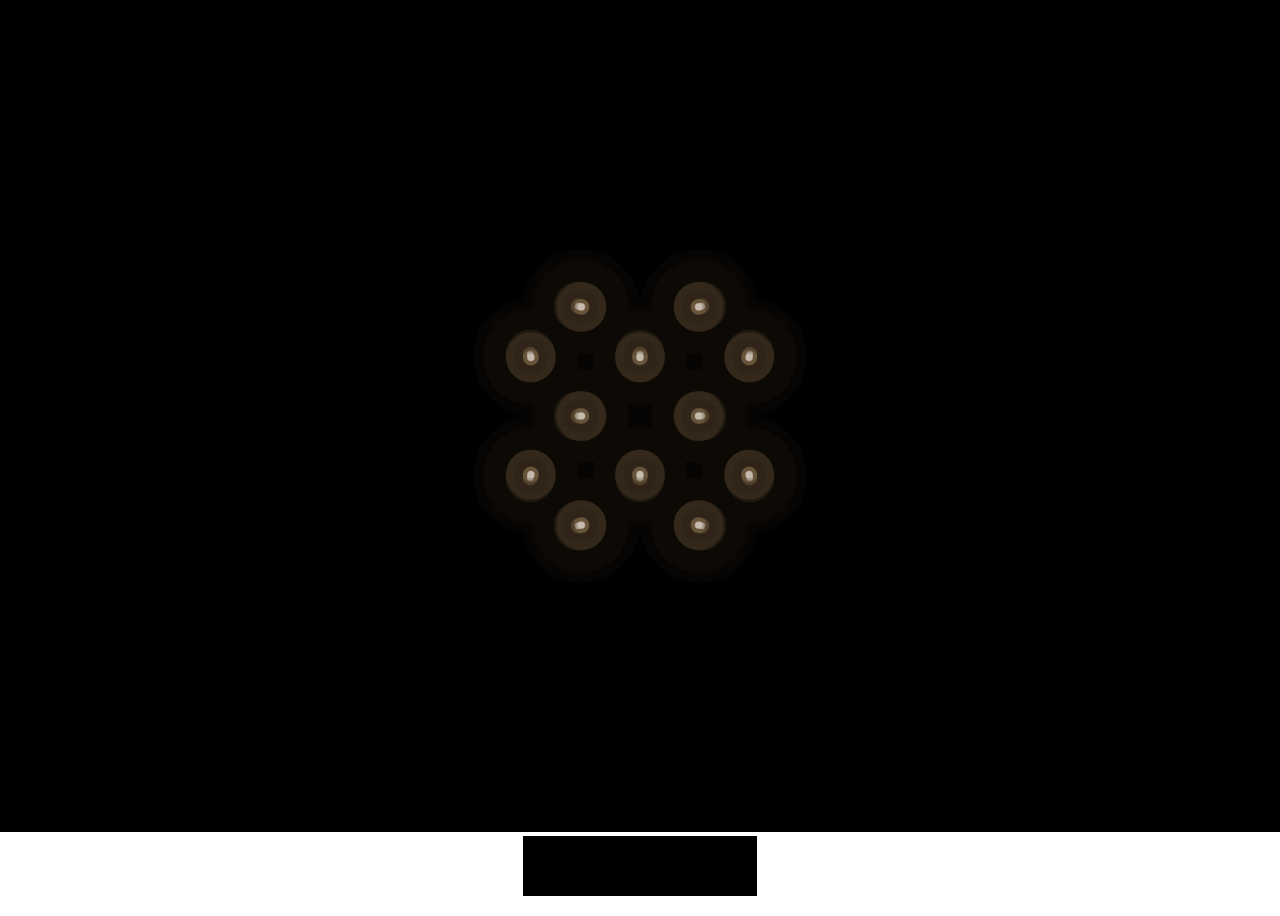
<file: pages/index2.html>
<!DOCTYPE HTML PUBLIC "-//W3C//DTD HTML 4.01//EN" "http://www.w3.org/TR/html4/strict.dtd">

<html lang="en">

<head>
	<title>Kaleidoscope</title>
	<meta http-equiv="content-type" content="text/html;charset=ISO-8859-1">
	<meta http-equiv="content-language" content="en">
	<meta name="description" content="Javascript kaleidoscope for iPhone/iPod Touch">
	<meta name="keywords" content="iphone,ipod touch,ipod,touch,apple webapps,apple,webapps,graphic,design,visual,effect,animation,particle,code,javascript,canvas">
	<meta name="author" content="REZ">
	<meta name="generator" content="REZ">
	<meta name="version" content="0.4">
	<meta name="copyright" content="REZ 2008">
	<meta name="robots" content="all">
	<meta name="viewport" content="width=device-width,user-scalable=0,initial-scale=1.0,minimum-scale=1.0,maximum-scale=1.0">
	<link rel="apple-touch-icon" href="icon.gif">
	<link rel="shortcut icon" href="ico.gif"></link>
	<style type="text/css">
    <link rel="stylesheet" href="style.css">
	body  {margin:0;padding:0;background-color:#000000;color:#ffffff;font-size:0;-webkit-text-size-adjust:none;overflow:hidden}
	div   {margin:0;padding:0;position:absolute;font-size:0;overflow:hidden}
	.tap  {-webkit-tap-highlight-color:rgba(255,0,0,0.2);cursor:pointer}
	canvas{background-color:#000000;overflow:hidden}
	</style>
</head>

<script type="text/javascript">
function $i(id) { return document.getElementById(id); }
function $c(code) { return String.fromCharCode(code); }

function get_screen_size()
	{
	var w=document.documentElement.clientWidth;
	var h=document.documentElement.clientHeight;
	return Array(w,h);
	}

var n=1;

var canvas_x=0;
var canvas_y=0;
var canvas_w=0;
var canvas_h=0;
var context;
var margin=4;

var x,y;
var p_x,p_y;
var a=0;
var b=0;
var angle=Math.PI/180*8;
var color=0;
var limit1=Math.PI*1.5;
var limit2=Math.PI*1.79;
var c=new Array(6);
var d=new Array(6);
var r,e;
var fade;
var prv_x,prv_y,prv_x2,prv_y2;

var timeout;
var pause=false;
var fps=10;

var google_flag=true;
var google_ad_client='pub-5142607733332317';
var google_ad_slot='3925404519';
var google_ad_width=google_flag?234:0;
var google_ad_height=google_flag?60:0;

document.onkeypress=key_manager;

function init()
	{
	var screen=$i('screen');
	screen.style.display='block';
	screen.style.position='absolute';
	screen.style.left=canvas_x+'px';
	screen.style.top=canvas_y+'px';
	screen.style.width=canvas_w+'px';
	screen.style.height=canvas_h+'px';
	var shadebob=$i('shadebob');
	shadebob.style.position='absolute';
	shadebob.style.left=canvas_x+'px';
	shadebob.style.top=canvas_y+'px';
	shadebob.width=canvas_w;
	shadebob.height=canvas_h;
	context=shadebob.getContext('2d');
	var adsense=$i('adsense');
	adsense.style.position='absolute';
	adsense.style.left=Math.round(canvas_x+(canvas_w-234)/2)+'px';
	adsense.style.top=(canvas_y+canvas_h+margin)+'px';
	adsense.style.width=234+'px';
	adsense.style.height=60+'px';
	adsense.style.display='block';
	document.body.style.width=(canvas_x+canvas_w)+'px';
	document.body.style.height=(canvas_y+canvas_h+60+margin*2)+'px';
	reset();
	}

function reset()
	{
	clearTimeout(timeout);
	a=Math.random(0,1)*angle;
	b=Math.random(0,1)*angle;
	r=0;
	fade=32;
	for(var i=0;i<6;i++)
		{
		c[i]=Math.random(0,1)/2;
		d[i]=Math.random(0,1)/2;
		}
	radius=Math.round((canvas_w+canvas_h)/8);
	e=radius*0.2; /* 0.15 */
	p_x=Math.round(canvas_w/2);
	p_y=Math.round(canvas_h/2);
	x=(radius*c[0])*Math.cos(a*d[1])+(radius*c[2])*Math.sin(a*d[3])+(radius*c[4])*Math.sin(a*d[5]);
	y=(radius*c[5])*Math.sin(a*d[4])+(radius*c[3])*Math.cos(a*d[2])+(radius*c[1])*Math.cos(a*d[0]);
	anim();
	}

function anim()
	{
	var a1=Math.cos(a*2);
	var a2=Math.cos(a*4);
	var a3=Math.cos(a);
	var a4=Math.sin(a);
	if(b>limit1&&b<limit2)
		{
		r+=radius*0.02*a1;
		prv_x=x;
		prv_y=y;
		x=prv_x2+r*a3;
		y=prv_y2+r*a4;
		}
	else
		{
		prv_x=x;
		prv_y=y;
		prv_x2=x;
		prv_y2=y;
		x=(radius*c[0])*Math.cos(a*d[1])+(radius*c[2])*Math.sin(a*d[3])+(radius*c[4])*Math.sin(a*d[5]);
		y=(radius*c[5])*Math.sin(a*d[4])+(radius*c[3])*Math.cos(a*d[2])+(radius*c[1])*Math.cos(a*d[0]);
		}
	var c3=16*Math.cos(a*10);
	var c1=Math.floor(56*Math.cos(a*angle*4)+c3);
	var c2=Math.floor(56*Math.sin(a*angle*4)-c3);
	context.lineCap='round';
	context.strokeStyle='rgba('+(192+c1)+','+(192+c2)+','+(192-c1)+','+(0.01-0.005*-a1)+')';
	context.lineWidth=e*1.4+e*0.8*a3;
	draw_line(p_x,p_y,prv_x,prv_y,x,y);
	context.lineWidth=e+e*0.8*a3;
	draw_line(p_x,p_y,prv_x,prv_y,x,y);
	context.strokeStyle='rgba('+(192+c1)+','+(192+c2)+','+(192-c1)+','+(0.06-0.03*-a1)+')';
	context.lineWidth=e*0.6+e*0.35*a3;
	draw_line(p_x,p_y,prv_x,prv_y,x,y);
	context.strokeStyle='rgba(0,0,0,0.06)';
	context.lineWidth=e*0.4+e*0.225*a3;
	draw_line(p_x,p_y,prv_x,prv_y,x,y);
	context.strokeStyle='rgba('+(192+c1)+','+(192+c2)+','+(192-c1)+','+(0.1-0.075*-a1)+')';
	context.lineWidth=e*0.2+e*0.1*a3;
	draw_line(p_x,p_y,prv_x,prv_y,x,y);
	context.strokeStyle='rgba(255,255,255,0.4)';
	context.lineWidth=e*(0.1-0.05*-a2);
	draw_line(p_x,p_y,prv_x,prv_y,x,y);
	a+=angle*Math.cos(b);
	b+=angle*0.1;
	if(b>limit1)
		{
		context.fillStyle='rgba(0,0,0,0.08)';
		context.fillRect(0,0,canvas_w,canvas_h);
		}
	if(b<limit2) timeout=setTimeout('anim()',fps); else reset();
	}

function draw_line(x,y,x1,y1,x2,y2)
	{
	context.beginPath();
	context.moveTo(x+x1,y+y1);
	context.lineTo(x+x2,y+y2);
	context.moveTo(x-x1,y+y1);
	context.lineTo(x-x2,y+y2);
	context.moveTo(x-x1,y-y1);
	context.lineTo(x-x2,y-y2);
	context.moveTo(x+x1,y-y1);
	context.lineTo(x+x2,y-y2);
	context.moveTo(x+y1,y+x1);
	context.lineTo(x+y2,y+x2);
	context.moveTo(x-y1,y+x1);
	context.lineTo(x-y2,y+x2);
	context.moveTo(x-y1,y-x1);
	context.lineTo(x-y2,y-x2);
	context.moveTo(x+y1,y-x1);
	context.lineTo(x+y2,y-x2);
	context.moveTo(x,y+x2);
	context.lineTo(x,y+x1);
	context.moveTo(x,y-x2);
	context.lineTo(x,y-x1);
	context.moveTo(x+x2,y);
	context.lineTo(x+x1,y);
	context.moveTo(x-x2,y);
	context.lineTo(x-x1,y);
	context.stroke();
	context.closePath();
	}

function draw_dot(x,y)
	{
	context.beginPath();
	context.moveTo(x,y);
	context.lineTo(x+0.001,y);
	context.stroke();
	context.closePath();
	}

function resize()
	{
	canvas_w=get_screen_size()[0];
	canvas_h=get_screen_size()[1]-(google_flag?60+margin*2:0);
	init();
	}

function key_manager(evt)
	{
	evt=evt||event;
	var key=evt.which||evt.keyCode;
	var ctrl=evt.ctrlKey;
	switch(key)
		{
		case 27: case 13:
			pause=pause?false:true;
			if(pause) clearTimeout(timeout); else anim();
			break;
		case 32:
			reset();
			break;
		}
	top.status='$'+key+'='+$c(key);
	}
</script>

<body onload="resize()" onresize="resize()" onorientationchange="resize()"">
   
<a href="javascript:reset()" class="tap"><div id="screen" style="background-color:#000000;display:none"><canvas id="shadebob"></canvas></div></a>
<div id="adsense" style="background-color:#000000;display:none">
<script type="text/javascript" src="http://pagead2.googlesyndication.com/pagead/show_ads.js"></script>
</div>

</body>


<script type="text/javascript" src="http://www.google-analytics.com/urchin.js"></script>
<script type="text/javascript">var _uacct='UA-241365-1'; urchinTracker();</script>

</html>
</file>
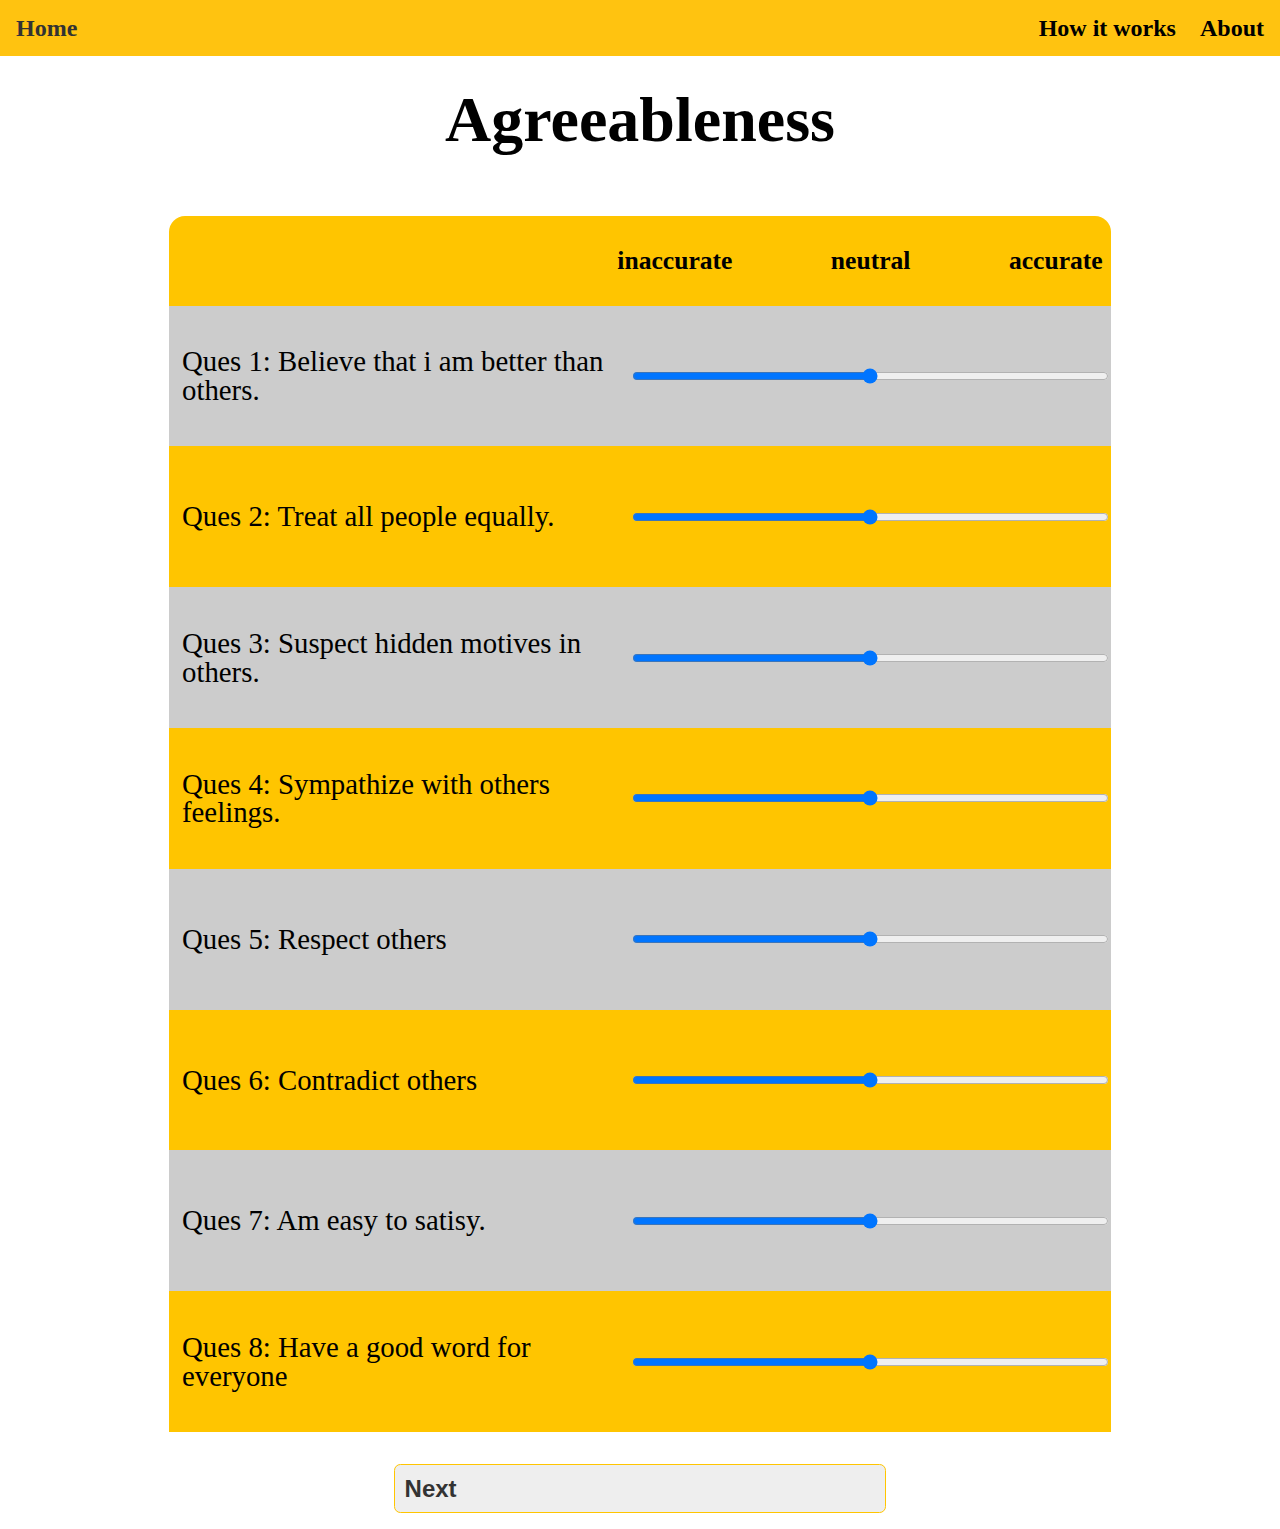
<file: personality/personality/fifth-question.html>
<!DOCTYPE html>
<html lang="en">
<head>
    <meta charset="UTF-8">
    <meta http-equiv="X-UA-Compatible" content="IE=edge">
    <meta name="viewport" content="width=device-width, initial-scale=1.0">
    <title>Personality Prediction</title>
    <link rel="stylesheet" href="../reset.css">
    <link rel="stylesheet" href="../style.css">
</head>
<body>
    <header>
        <nav>
            <ul>
                <li class="home"><a href="../index.html">Home</a></li>
                <li class="work">How it works</li>
                <li class="about">About</li>
            </ul>
        </nav>  
    </header>
    <main class="first-question-page">
        <p>Agreeableness</p>
        <div class="panel">
            <span>inaccurate</span>
            <span>neutral</span>
            <span>accurate</span>
        </div>
        <form action="">
            <div class="question odd">
                <label for="Q1">Ques 1: Believe that i am better than others.</label>
                <input type="range" class="form-range" min="0" max="8" id="Q1">
            </div>
            <div class="question even">
                <label for="Q2">Ques 2: Treat all people equally.</label>
                <input type="range" class="form-range" min="0" max="8" id="Q2">
            </div>
            <div class="question odd">
                <label for="Q3">Ques 3: Suspect hidden motives in others.</label>
                <input type="range" class="form-range" min="0" max="8" id="Q3">
            </div>
            <div class="question even">
                <label for="Q4">Ques 4: Sympathize with others feelings.</label>
                <input type="range" class="form-range" min="0" max="8" id="Q4">
            </div>
            <div class="question odd">
                <label for="Q5">Ques 5: Respect others</label>
                <input type="range" class="form-range" min="0" max="8" id="Q5">
            </div>
            <div class="question even">
                <label for="Q6">Ques 6: Contradict others</label>
                <input type="range" class="form-range" min="0" max="8" id="Q6">
            </div>
            <div class="question odd">
                <label for="Q7">Ques 7: Am easy to satisy.</label>
                <input type="range" class="form-range" min="0" max="8" id="Q7">
            </div>
            <div class="question even">
                <label for="Q8">Ques 8: Have a good word for everyone</label>
                <input type="range" class="form-range" min="0" max="8" id="Q8">
            </div>
            <a href="../index.html" class="button">Next</a>
        </form>
    </main>
</body>
</html>
</file>
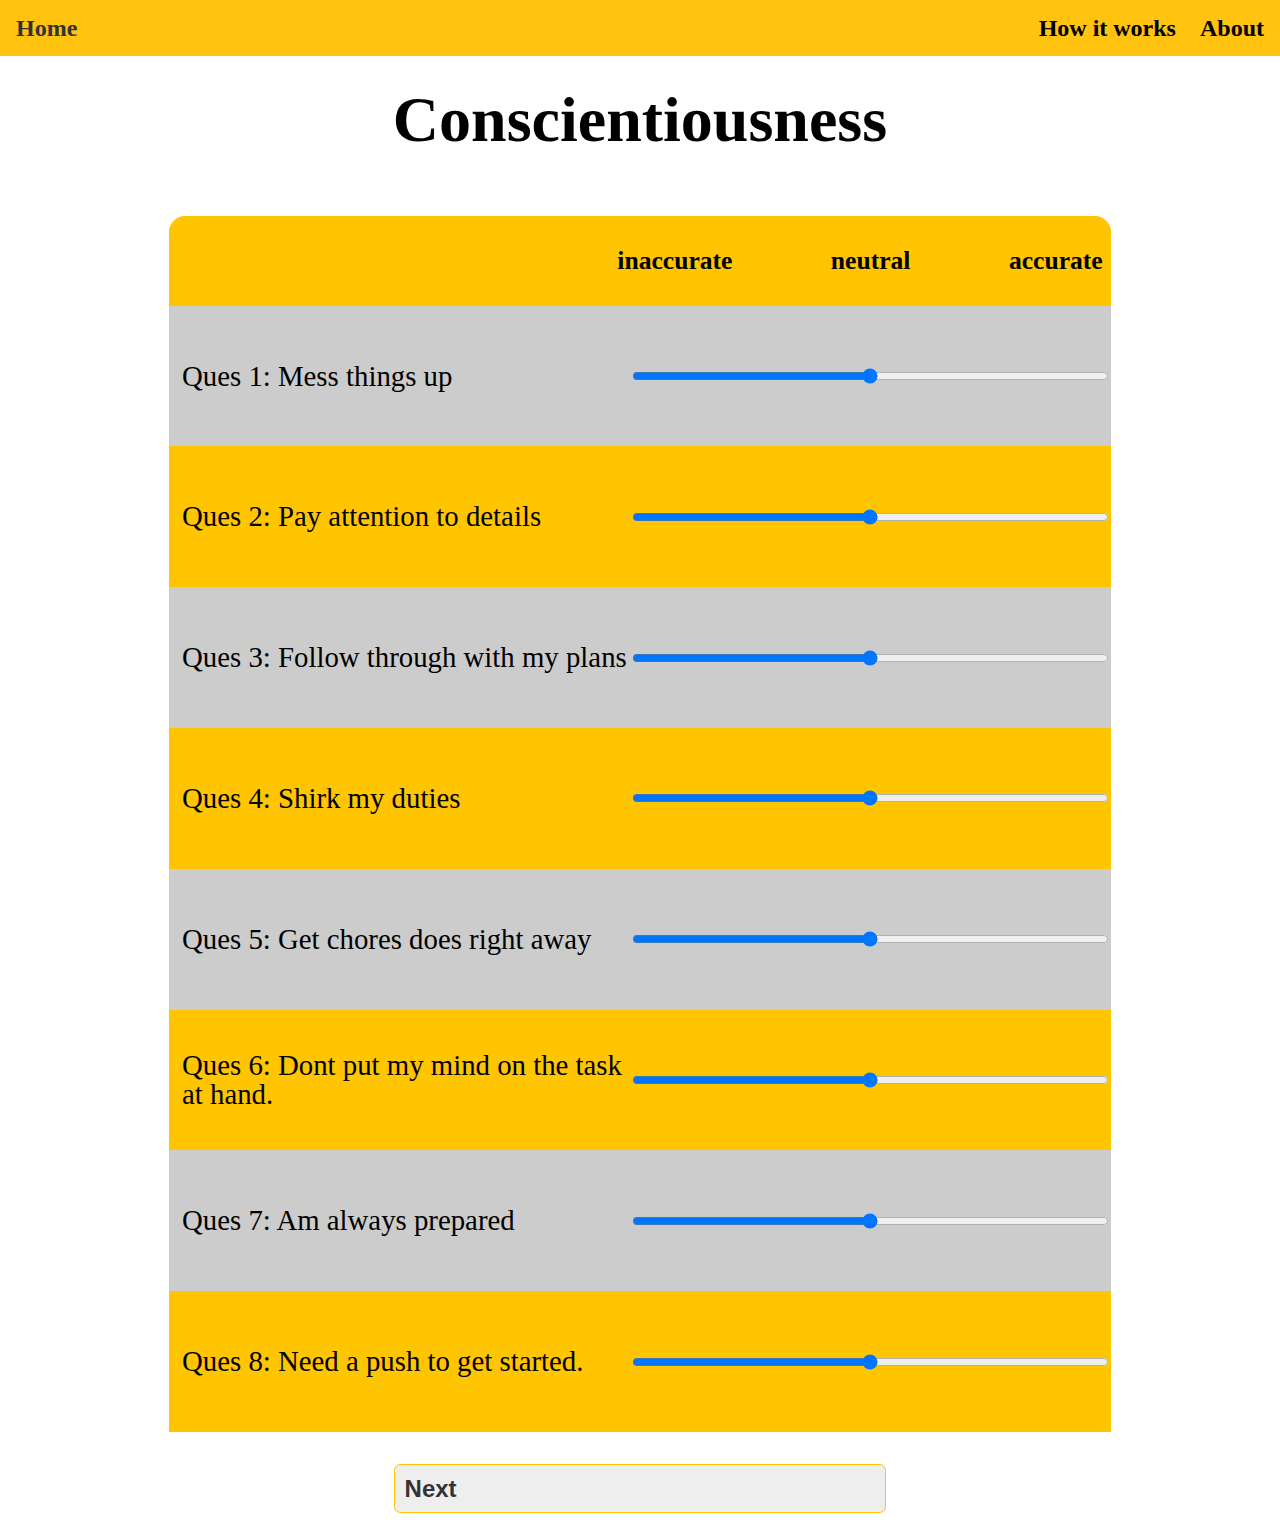
<file: personality/personality/fourth-question.html>
<!DOCTYPE html>
<html lang="en">
<head>
    <meta charset="UTF-8">
    <meta http-equiv="X-UA-Compatible" content="IE=edge">
    <meta name="viewport" content="width=device-width, initial-scale=1.0">
    <title>Personality Prediction</title>
    <link rel="stylesheet" href="../reset.css">
    <link rel="stylesheet" href="../style.css">
</head>
<body>
    <header>
        <nav>
            <ul>
                <li class="home"><a href="../index.html">Home</a></li>
                <li class="work">How it works</li>
                <li class="about">About</li>
            </ul>
        </nav>  
    </header>
    <main class="first-question-page">
        <p>Conscientiousness</p>
        <div class="panel">
            <span>inaccurate</span>
            <span>neutral</span>
            <span>accurate</span>
        </div>
        <form action="">
            <div class="question odd">
                <label for="Q1">Ques 1: Mess things up</label>
                <input type="range" class="form-range" min="0" max="8" id="Q1">
            </div>
            <div class="question even">
                <label for="Q2">Ques 2: Pay attention to details</label>
                <input type="range" class="form-range" min="0" max="8" id="Q2">
            </div>
            <div class="question odd">
                <label for="Q3">Ques 3: Follow through with my plans</label>
                <input type="range" class="form-range" min="0" max="8" id="Q3">
            </div>
            <div class="question even">
                <label for="Q4">Ques 4: Shirk my duties</label>
                <input type="range" class="form-range" min="0" max="8" id="Q4">
            </div>
            <div class="question odd">
                <label for="Q5">Ques 5: Get chores does right away</label>
                <input type="range" class="form-range" min="0" max="8" id="Q5">
            </div>
            <div class="question even">
                <label for="Q6">Ques 6: Dont put my mind on the task at hand.</label>
                <input type="range" class="form-range" min="0" max="8" id="Q6">
            </div>
            <div class="question odd">
                <label for="Q7">Ques 7: Am always prepared</label>
                <input type="range" class="form-range" min="0" max="8" id="Q7">
            </div>
            <div class="question even">
                <label for="Q8">Ques 8: Need a push to get started.</label>
                <input type="range" class="form-range" min="0" max="8" id="Q8">
            </div>
            <a href="./fifth-question.html" class="button">Next</a>
        </form>
    </main>
</body>
</html>
</file>
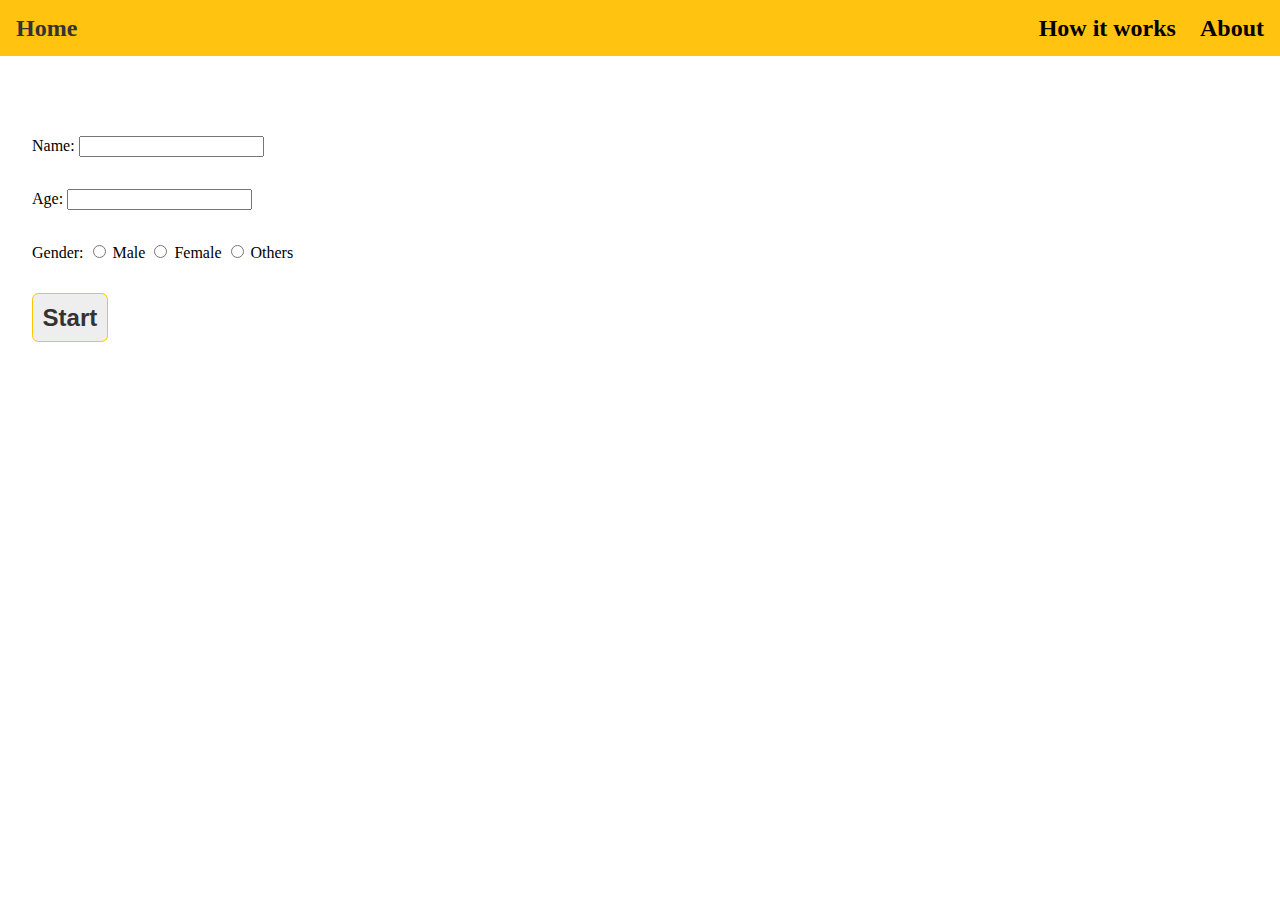
<file: personality/personality/information.html>
<!DOCTYPE html>
<html lang="en">
<head>
    <meta charset="UTF-8">
    <meta http-equiv="X-UA-Compatible" content="IE=edge">
    <meta name="viewport" content="width=device-width, initial-scale=1.0">
    <title>Personality Prediction</title>
    <link rel="stylesheet" href="../reset.css">
    <link rel="stylesheet" href="../style.css">
</head>
<body>
    <header>
        <nav>
            <ul>
                <li class="home"><a href="../index.html">Home</a></li>
                <li class="work">How it works</li>
                <li class="about">About</li>
            </ul>
        </nav>  
    </header>
    <main class="information-page">
        <form action="">
            <div class="name">
                <label for="name">Name:</label>
                <input type="text" id="name" name="information">
            </div>
            <div class="age">
                <label for="age">Age:</label>
                <input type="number" id="age" name="information">
            </div>
            <div class="gender">
                <label>Gender:</label>
                <input type="radio" id="male" name="information" value="male">
                <label for="male">Male</label>
                <input type="radio" id="female" name="information" value="female">
                <label for="female">Female</label>
                <input type="radio" id="other" name="information" value="other">
                <label for="other">Others</label>
            </div>
            <a href="./first-question.html" class="button">Start</a>
        </form>
    </main>
</body>
</html>
</file>
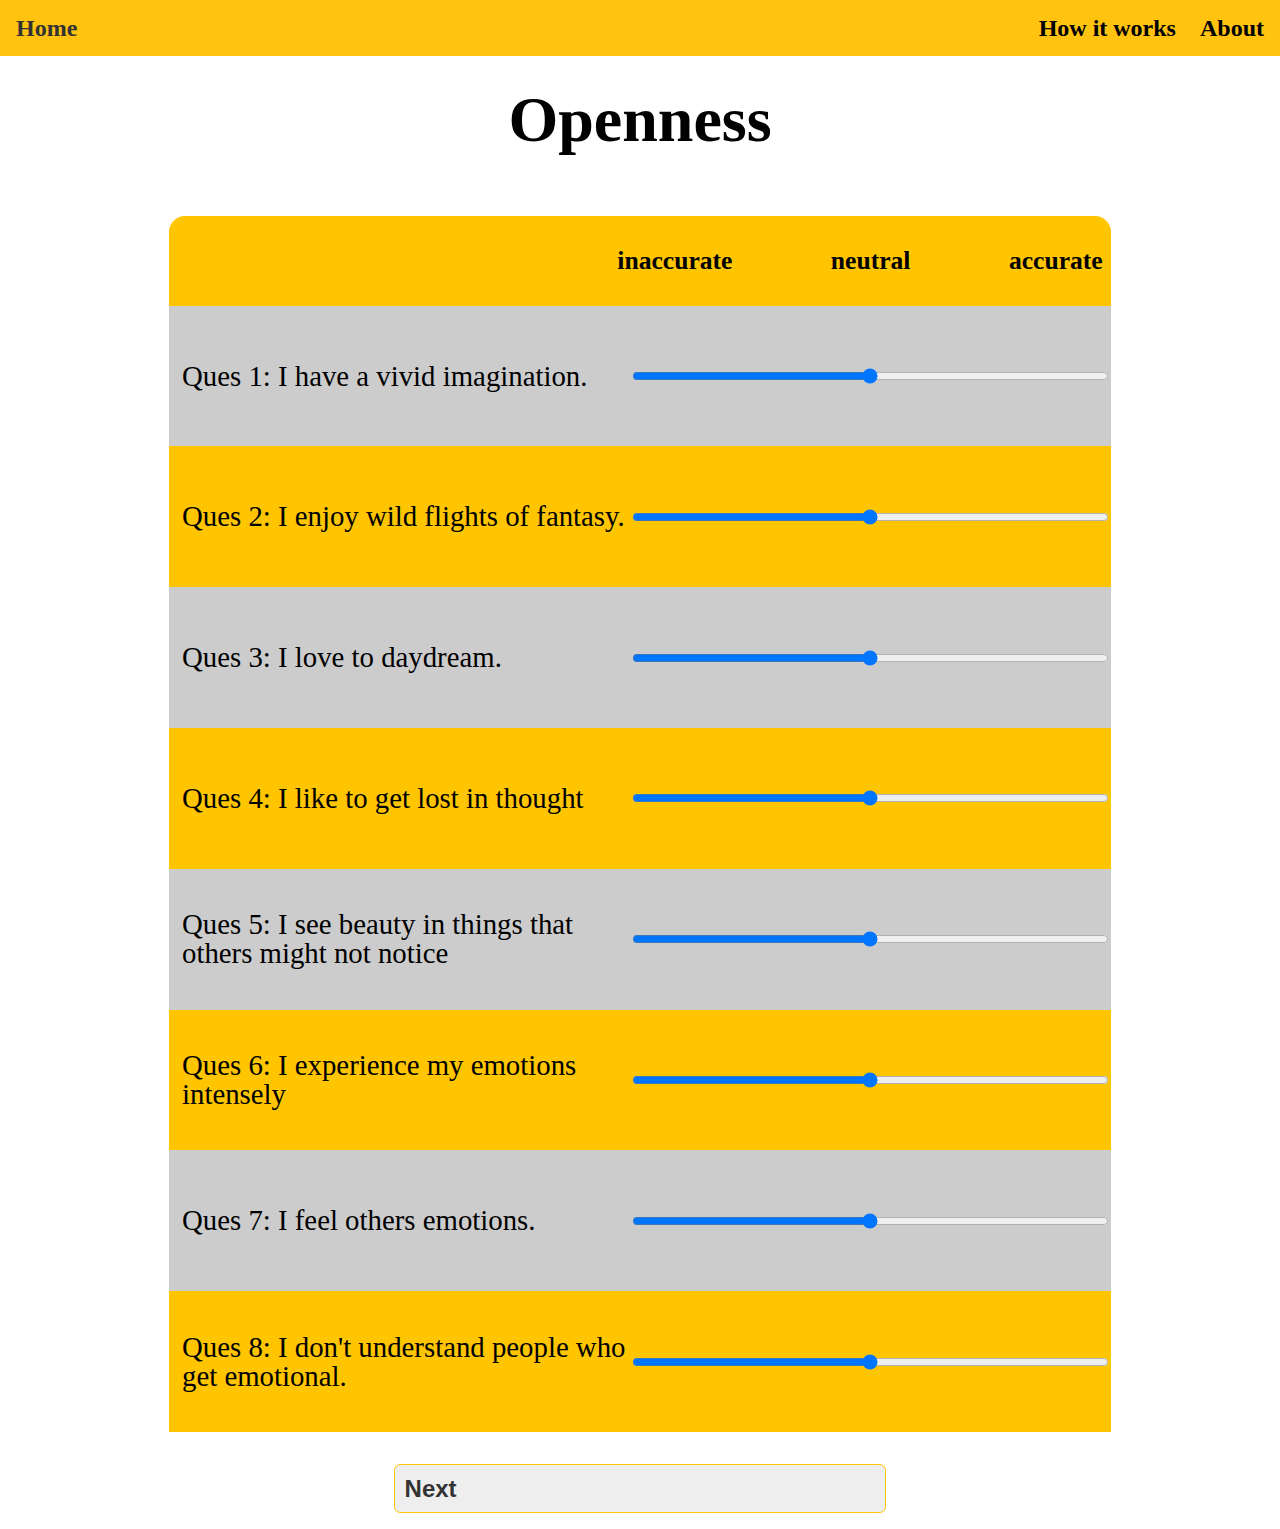
<file: personality/personality/second-question.html>
<!DOCTYPE html>
<html lang="en">
<head>
    <meta charset="UTF-8">
    <meta http-equiv="X-UA-Compatible" content="IE=edge">
    <meta name="viewport" content="width=device-width, initial-scale=1.0">
    <title>Personality Prediction</title>
    <link rel="stylesheet" href="../reset.css">
    <link rel="stylesheet" href="../style.css">
</head>
<body>
    <header>
        <nav>
            <ul>
                <li class="home"><a href="../index.html">Home</a></li>
                <li class="work">How it works</li>
                <li class="about">About</li>
            </ul>
        </nav>  
    </header>
    <main class="first-question-page">
        <p>Openness</p>
        <div class="panel">
            <span>inaccurate</span>
            <span>neutral</span>
            <span>accurate</span>
        </div>
        <form action="">
            <div class="question odd">
                <label for="Q1">Ques 1: I have a vivid imagination.</label>
                <input type="range" class="form-range" min="0" max="8" id="Q1">
            </div>
            <div class="question even">
                <label for="Q2">Ques 2: I enjoy wild flights of fantasy.</label>
                <input type="range" class="form-range" min="0" max="8" id="Q2">
            </div>
            <div class="question odd">
                <label for="Q3">Ques 3: I love to daydream.</label>
                <input type="range" class="form-range" min="0" max="8" id="Q3">
            </div>
            <div class="question even">
                <label for="Q4">Ques 4: I like to get lost in thought</label>
                <input type="range" class="form-range" min="0" max="8" id="Q4">
            </div>
            <div class="question odd">
                <label for="Q5">Ques 5: I see beauty in things that others might not notice</label>
                <input type="range" class="form-range" min="0" max="8" id="Q5">
            </div>
            <div class="question even">
                <label for="Q6">Ques 6: I experience my emotions intensely</label>
                <input type="range" class="form-range" min="0" max="8" id="Q6">
            </div>
            <div class="question odd">
                <label for="Q7">Ques 7: I feel others emotions.</label>
                <input type="range" class="form-range" min="0" max="8" id="Q7">
            </div>
            <div class="question even">
                <label for="Q8">Ques 8: I don't understand people who get emotional.</label>
                <input type="range" class="form-range" min="0" max="8" id="Q8">
            </div>
            <a href="./third-question.html" class="button">Next</a>
        </form>
    </main>
</body>
</html>
</file>
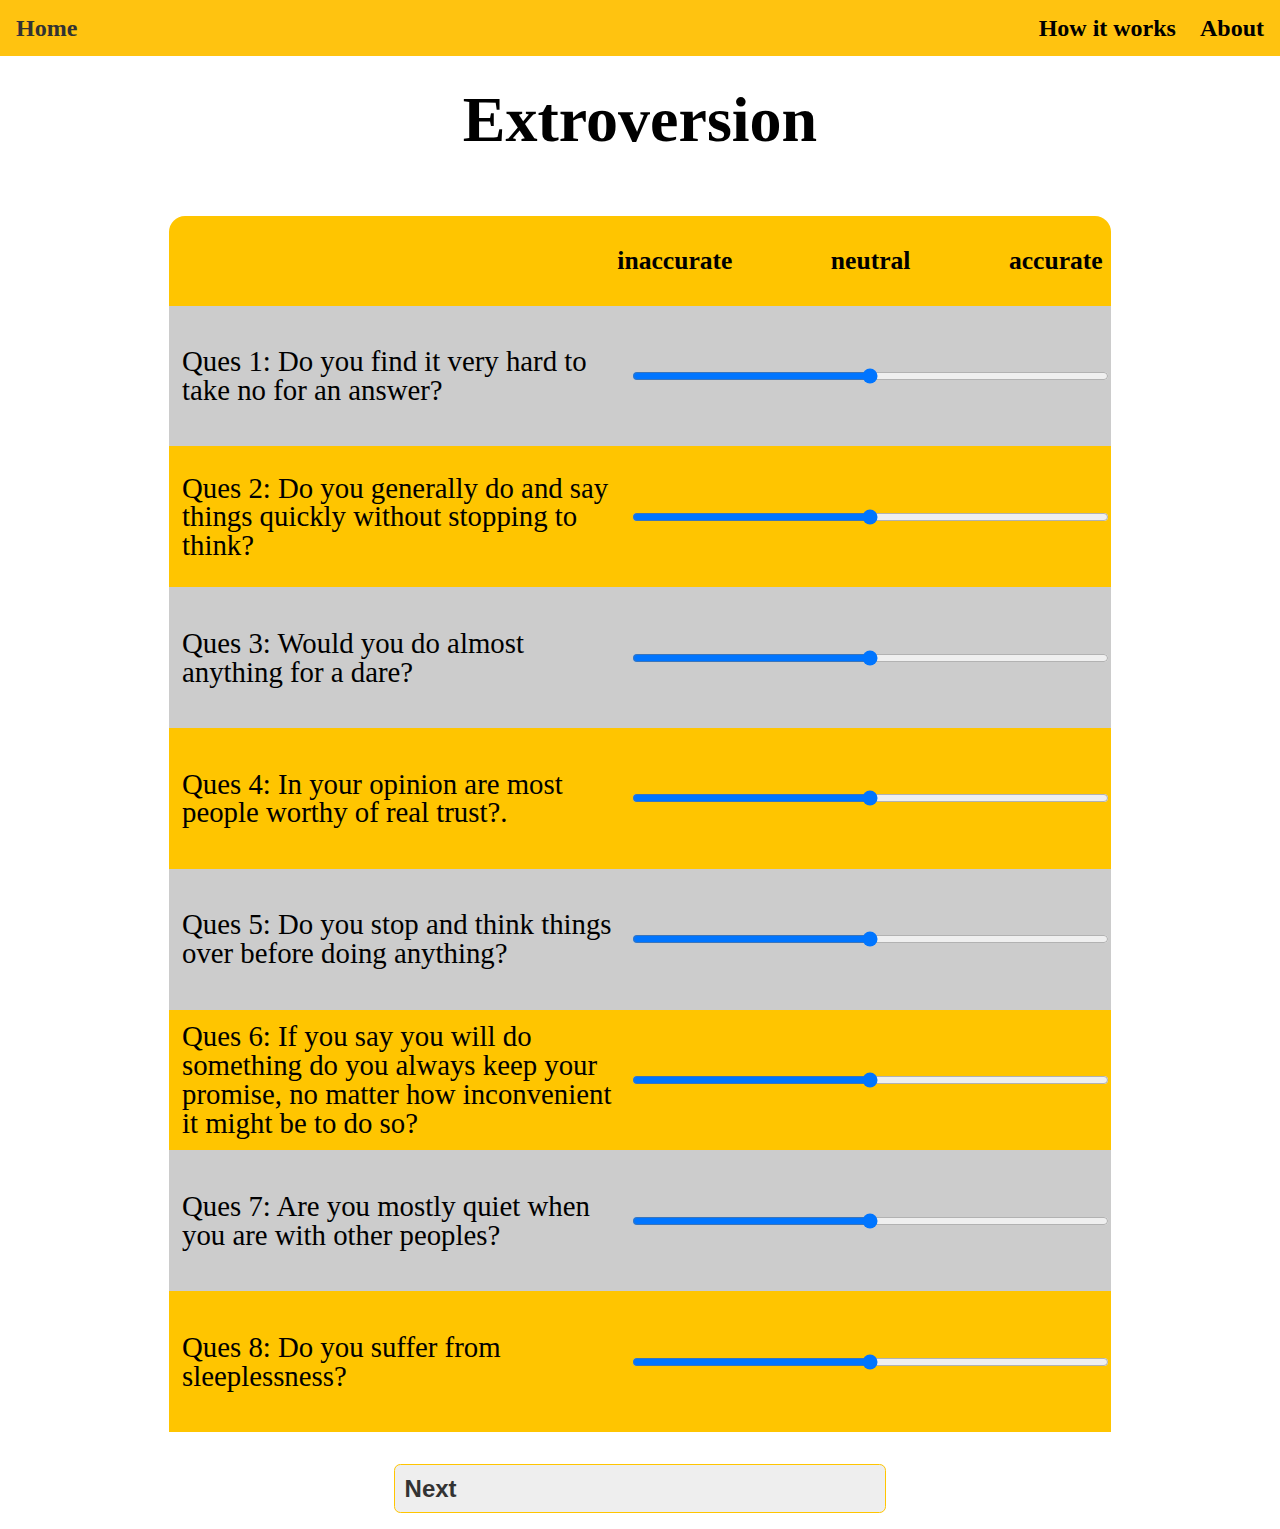
<file: personality/personality/third-question.html>
<!DOCTYPE html>
<html lang="en">
<head>
    <meta charset="UTF-8">
    <meta http-equiv="X-UA-Compatible" content="IE=edge">
    <meta name="viewport" content="width=device-width, initial-scale=1.0">
    <title>Personality Prediction</title>
    <link rel="stylesheet" href="../reset.css">
    <link rel="stylesheet" href="../style.css">
</head>
<body>
    <header>
        <nav>
            <ul>
                <li class="home"><a href="../index.html">Home</a></li>
                <li class="work">How it works</li>
                <li class="about">About</li>
            </ul>
        </nav>  
    </header>
    <main class="first-question-page">
        <p>Extroversion</p>
        <div class="panel">
            <span>inaccurate</span>
            <span>neutral</span>
            <span>accurate</span>
        </div>
        <form action="">
            <div class="question odd">
                <label for="Q1">Ques 1: Do you find it very hard to take no for an answer?</label>
                <input type="range" class="form-range" min="0" max="8" id="Q1">
            </div>
            <div class="question even">
                <label for="Q2">Ques 2: Do you generally do and say things quickly without stopping to think?</label>
                <input type="range" class="form-range" min="0" max="8" id="Q2">
            </div>
            <div class="question odd">
                <label for="Q3">Ques 3: Would you do almost anything for a dare?</label>
                <input type="range" class="form-range" min="0" max="8" id="Q3">
            </div>
            <div class="question even">
                <label for="Q4">Ques 4: In your opinion are most people worthy of real trust?.</label>
                <input type="range" class="form-range" min="0" max="8" id="Q4">
            </div>
            <div class="question odd">
                <label for="Q5">Ques 5: Do you stop and think things over before doing anything?</label>
                <input type="range" class="form-range" min="0" max="8" id="Q5">
            </div>
            <div class="question even">
                <label for="Q6">Ques 6: If you say you will do something do you always keep your promise, no matter how inconvenient it might be to do so?</label>
                <input type="range" class="form-range" min="0" max="8" id="Q6">
            </div>
            <div class="question odd">
                <label for="Q7">Ques 7: Are you mostly quiet when you are with other peoples?</label>
                <input type="range" class="form-range" min="0" max="8" id="Q7">
            </div>
            <div class="question even">
                <label for="Q8">Ques 8: Do you suffer from sleeplessness?</label>
                <input type="range" class="form-range" min="0" max="8" id="Q8">
            </div>
            <a href="./fourth-question.html" class="button">Next</a>
        </form>
    </main>
</body>
</html>
</file>
<file: personality/style.css>
/* body {
    display: flex;
    flex-direction: column;
    justify-content: center;
} */

nav {
   padding: 1rem;
   background-color: rgba(255, 191, 0, 0.938);
   font-size: 1.5rem;
   font-weight: 600;
}
ul {
    display: flex;
    gap: 1.5rem;
}
ul li {
    display: flex;
}

.home {
    flex: 1;
}

.button {
    display: block;
    width: fit-content;
    height: auto;
    font: bold 1.5rem Arial;
    text-decoration: none;
    background-color: #EEEEEE;
    color: #333333;
    padding: 0.6rem;
    border: 1px solid #ffc500;
    border-radius: 0.4rem;
}

.first-question-page .button {
    width: 50%;
    margin: 2rem auto 1rem auto;
}

.button:hover {
    color: white;
    background-color: black;
}

li a {
    text-decoration: none;
    color: #333333; 
}

.home a:hover, .work a:hover, .about a:hover {
    color: white;
}

.personality-pred {
    font-size: 5rem;
    font-weight: 600;
}

.index-page{
    display: flex;
    flex-direction: column;
    align-items: center;
    justify-content: center;
    padding: 25rem;
    gap: 1.5rem;
}

.information-page {
    width: 50%;
}


.information-page form { 
    display: flex;
    flex-direction: column;
    padding: 5rem 0rem 0rem 2rem;
    gap: 2rem;  
}


.first-question-page form { 
    display: flex;
    flex-direction: column;
    /* margin: 0 20vw 0 20vw; */
    /* padding: 5rem 0rem 0rem 2rem; */
}

.first-question-page {
    display: flex;
    flex-direction: column;
    align-items: center;
    /* justify-content: center; */
    padding: 0 20% 0 20%;
    /* gap: 1rem; */
}

.panel {
    display: flex;
    padding: 2rem 0.5rem 2rem 28rem;
    gap: 6.15rem;
    justify-content: space-between;
    background-color: #ffc500;
    font-size: 1.6rem;
    border-radius: 1rem 1rem 0 0; 
    font-weight: 600;
}

.first-question-page form div {
    display: flex;
}

.question {
    display: flex;
    align-items: center;
    padding-left: 0.8rem;
}

.question label {
    display: flex;
    align-items: center;
    width: 28rem;
    height: 8.8rem;
    font-size: 1.8rem;
}

.question input[type="radio"]:checked {
    appearance: none;
    outline: none;
    padding: 0;
    content: none;
    border: none;
  }
  

.question input[type="radio"]:checked::before{
    position: absolute;
    color: black !important;
    content: "\00A0\2713\00A0" !important;
    /* border: 1px solid #d3d3d3; */
    font-weight: bolder;
    font-size: 34px;
    text-align: center;
    
}

.first-question-page p {
    font-weight: 600;
    font-size: 4rem;
    margin: 2rem 0 4rem 0;
}

.odd {
    background-color: rgba(0, 0, 0, 0.2);
}

.even {
    background-color: #ffc500;
}

.form-range {
   width: 29.8rem; 
}

/* #openness {
    display: none;
} */
</file>
